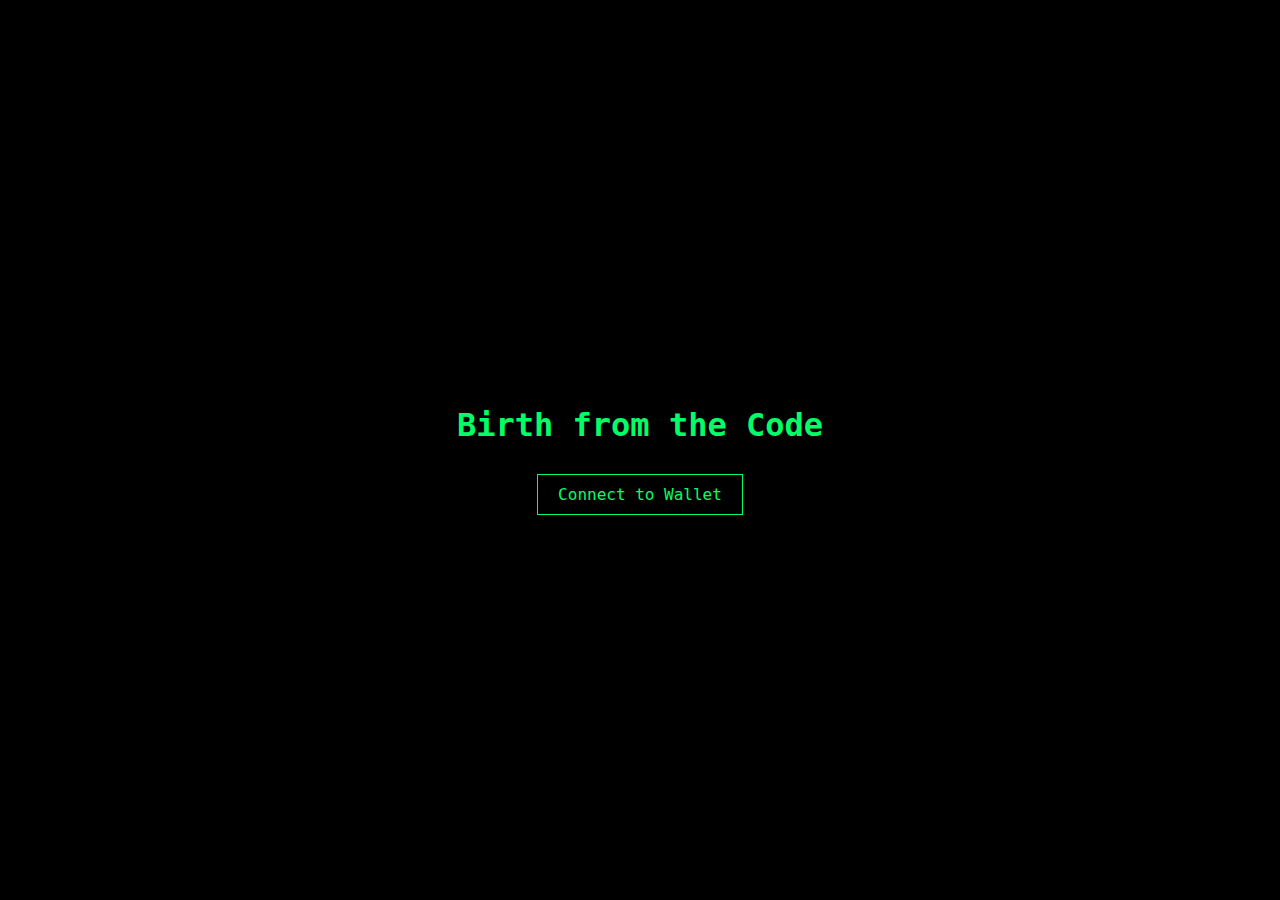
<file: index.html>
<!DOCTYPE html>
<html lang="en">
<head>
  <meta charset="UTF-8">
  <meta name="viewport" content="width=device-width, initial-scale=1.0">
  <title>Birth from the Code – Wallet Gate</title>
  <style>
    @font-face {
      font-family: 'Digital';
      src: url('https://fonts.cdnfonts.com/s/17338/Perfect DOS VGA 437 Win.woff') format('woff');
    }
    body {
      margin: 0;
      padding: 0;
      font-family: 'Digital', monospace;
      color: #00ff66;
      background-color: black;
      background-size: cover;
      background-position: center;
      background-repeat: no-repeat;
      overflow-x: hidden;
    }
    .center {
      display: flex;
      justify-content: center;
      align-items: center;
      height: 100vh;
      flex-direction: column;
      text-align: center;
    }
    h1 {
      font-size: 2rem;
      margin-bottom: 20px;
    }
    button {
      font-family: 'Digital', monospace;
      background-color: transparent;
      border: 1px solid #00ff66;
      color: #00ff66;
      padding: 10px 20px;
      font-size: 1rem;
      cursor: pointer;
      transition: background-color 0.3s ease, color 0.3s ease;
      margin-top: 10px;
    }
    button:hover {
      background-color: #00ff66;
      color: black;
    }
    iframe {
      width: 100%;
      height: 100vh;
      border: none;
      display: none;
    }
  </style>
</head>
<body>
  <div class="center" id="main-content">
    <h1>Birth from the Code</h1>
    <button onclick="connectWallet()">Connect to Wallet</button>
    <button id="goToPuzzle" onclick="showPuzzleRoom()" style="display:none;">Enter Puzzle Phase</button>
  </div>
  <iframe id="puzzleRoom" src="puzzle_room_f1_f2.html" loading="lazy"></iframe>

  <script>
    function connectWallet() {
      alert("🔓 Wallet connected (mockup for demo)");
      document.getElementById("goToPuzzle").style.display = "inline-block";
    }

    function showPuzzleRoom() {
      document.getElementById("main-content").style.display = "none";
      document.getElementById("puzzleRoom").style.display = "block";
    }
  </script>
</body>
</html>
</file>
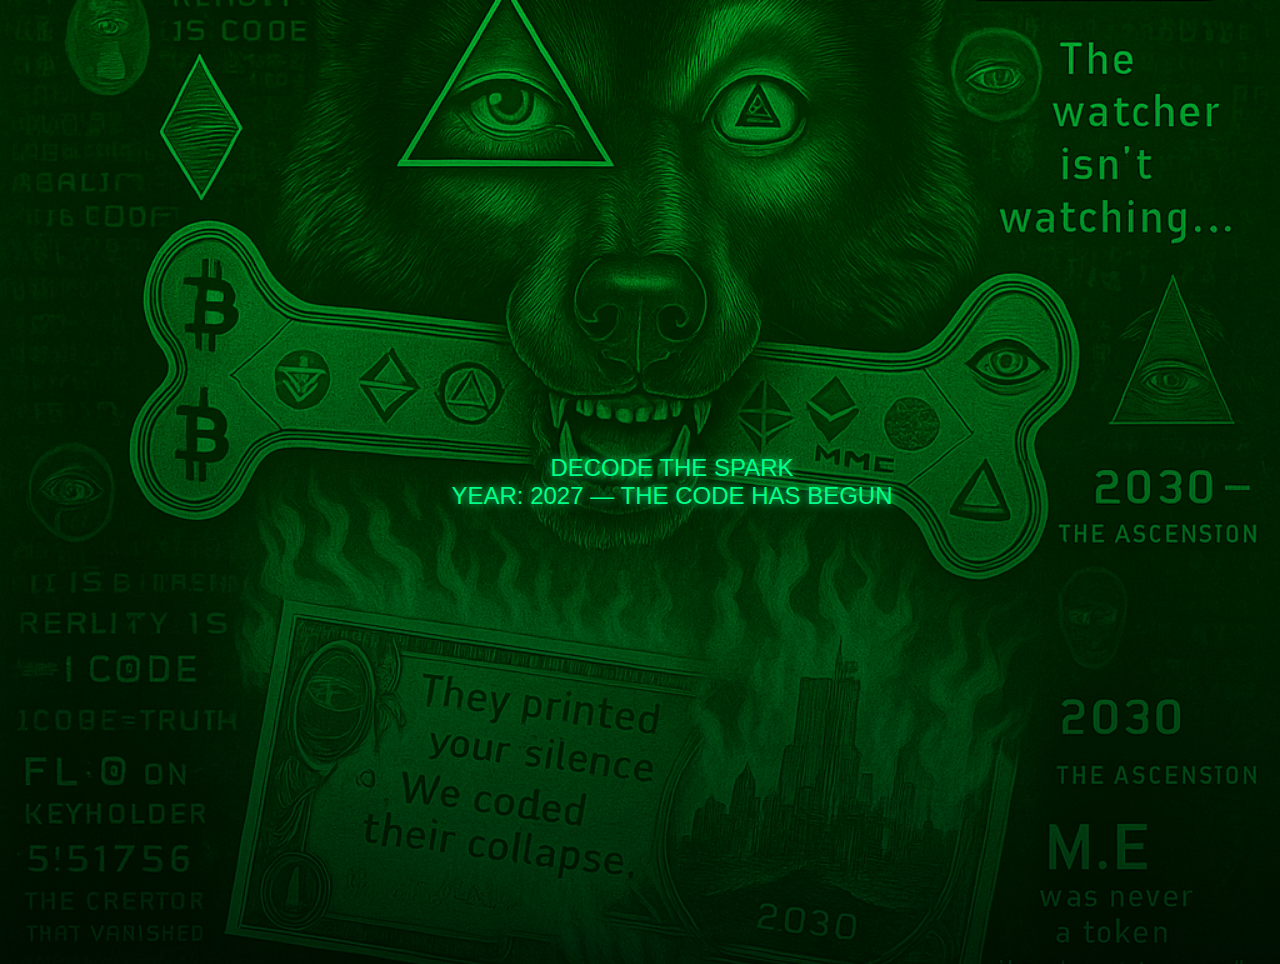
<file: decode.html>
<!DOCTYPE html>
<html lang="en">
<head>
  <meta charset="UTF-8" />
  <meta name="viewport" content="width=device-width, initial-scale=1.0" />
  <title>Decode the Spark</title>
  <style>
    body {
      margin: 0;
      background-color: black;
      background-image: url('poster.jpg');
      background-size: cover;
      background-position: center;
      background-repeat: no-repeat;
      height: 100vh;
      overflow: hidden;
    }

    .overlay {
      position: absolute;
      top: 0;
      left: 0;
      width: 100%;
      height: 100%;
      background: linear-gradient(to bottom, rgba(0,0,0,0.2), rgba(0,0,0,0.8));
      display: flex;
      align-items: center;
      justify-content: center;
      color: #00ff88;
      font-family: 'Orbitron', sans-serif;
      font-size: 1.5rem;
      text-shadow: 0 0 10px #00ff88;
      text-align: center;
      padding: 2rem;
      animation: flicker 3s infinite;
    }

    @keyframes flicker {
      0%, 100% { opacity: 1; }
      50% { opacity: 0.85; }
    }
  </style>
</head>
<body>
  <div class="overlay">
    DECODE THE SPARK<br>
    YEAR: 2027 — THE CODE HAS BEGUN
  </div>
</body>
</html>
</file>
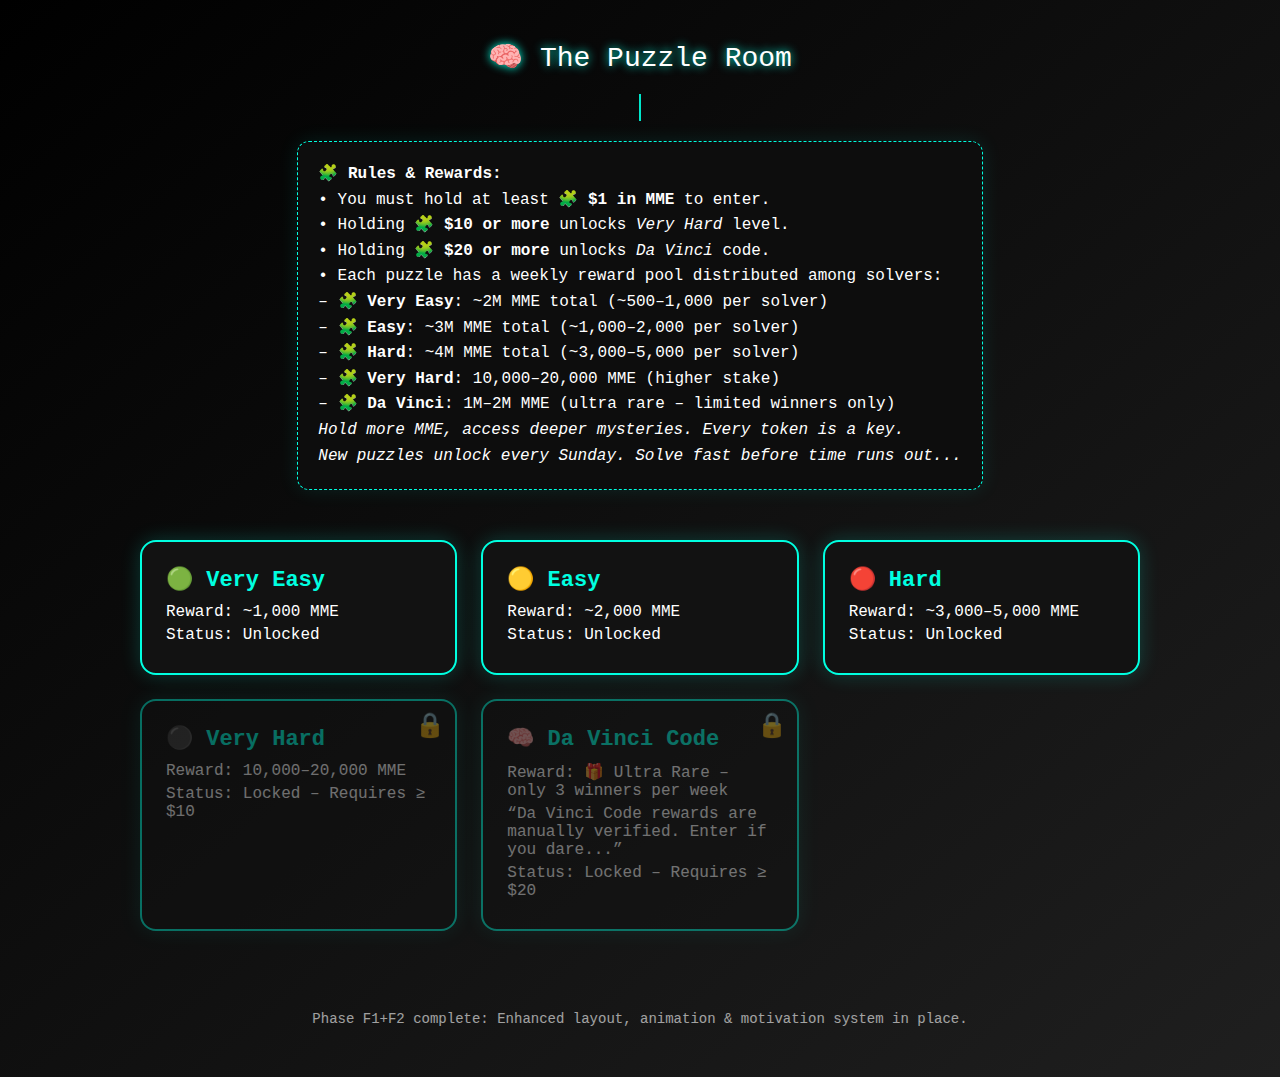
<file: puzzle_room_f1_f2.html>
<!-- F1+F2 Updated with Enhancements -->
<!DOCTYPE html>
<html lang="en">
<head>
  <meta charset="UTF-8" />
  <meta name="viewport" content="width=device-width, initial-scale=1.0" />
  <title>Meme Eater – The Puzzle Room</title>
  <style>
    @keyframes typewriter {
      from { width: 0 }
      to { width: 100% }
    }
    @keyframes blinkCaret {
      0%, 100% { border-color: transparent }
      50% { border-color: #00ffe0; }
    }
    body {
      margin: 0;
      padding: 0;
      font-family: 'Courier New', monospace;
      background: linear-gradient(to bottom right, #000000, #1f1f1f);
      color: #ffffff;
      display: flex;
      flex-direction: column;
      align-items: center;
      justify-content: flex-start;
      min-height: 100vh;
      overflow-x: hidden;
    }
    header {
      margin-top: 40px;
      font-size: 28px;
      text-align: center;
      text-shadow: 0 0 10px #00ffe0;
    }
    .intro {
      margin: 20px auto 10px;
      max-width: 700px;
      text-align: center;
      font-size: 18px;
      line-height: 1.5;
      opacity: 0.9;
      white-space: nowrap;
      overflow: hidden;
      border-right: 2px solid #00ffe0;
      width: 0;
      animation: typewriter 4s steps(60, end) 1s forwards, blinkCaret 0.75s step-end infinite;
    }
    .guidelines {
      background: #0d0d0d;
      border: 1px dashed #00ffe0;
      padding: 20px;
      margin: 10px auto 20px;
      max-width: 800px;
      font-size: 16px;
      line-height: 1.6;
      border-radius: 12px;
      box-shadow: 0 0 20px rgba(0, 255, 224, 0.1);
    }
    .guidelines strong::before {
      content: '🧩 ';
    }
    .card-grid {
      display: grid;
      grid-template-columns: repeat(auto-fit, minmax(250px, 1fr));
      gap: 24px;
      padding: 30px;
      width: 100%;
      max-width: 1000px;
    }
    .card {
      background: #121212;
      border: 2px solid #00ffe0;
      border-radius: 16px;
      padding: 24px;
      box-shadow: 0 0 20px rgba(0,255,224,0.2);
      transition: transform 0.3s, box-shadow 0.3s;
      cursor: pointer;
      position: relative;
    }
    .card:hover {
      transform: translateY(-5px);
      box-shadow: 0 0 40px rgba(0,255,224,0.4);
    }
    .card h2 {
      margin: 0 0 10px;
      font-size: 22px;
      color: #00ffe0;
    }
    .card p {
      margin: 5px 0;
      font-size: 16px;
    }
    .locked {
      opacity: 0.4;
      pointer-events: none;
    }
    .card.locked::after {
      content: '🔒';
      position: absolute;
      top: 10px;
      right: 10px;
      font-size: 24px;
      color: #ff3366;
    }
    footer {
      margin: 50px auto;
      font-size: 14px;
      opacity: 0.6;
    }
  </style>
</head>
<body>
  <header>🧠 The Puzzle Room</header>
  <div class="intro">
    You’ve entered the Chamber of Codes. Each path hides a different challenge. Only your memory—and your Meme Eater tokens—can open the gates.
  </div>

  <div class="guidelines">
    <strong>Rules & Rewards:</strong><br>
    • You must hold at least <strong>$1 in MME</strong> to enter.<br>
    • Holding <strong>$10 or more</strong> unlocks <em>Very Hard</em> level.<br>
    • Holding <strong>$20 or more</strong> unlocks <em>Da Vinci</em> code.<br>
    • Each puzzle has a weekly reward pool distributed among solvers:<br>
    – <strong>Very Easy</strong>: ~2M MME total (~500–1,000 per solver)<br>
    – <strong>Easy</strong>: ~3M MME total (~1,000–2,000 per solver)<br>
    – <strong>Hard</strong>: ~4M MME total (~3,000–5,000 per solver)<br>
    – <strong>Very Hard</strong>: 10,000–20,000 MME (higher stake)<br>
    – <strong>Da Vinci</strong>: 1M–2M MME (ultra rare – limited winners only)<br>
    <em>Hold more MME, access deeper mysteries. Every token is a key.</em><br>
    <em>New puzzles unlock every Sunday. Solve fast before time runs out...</em>
  </div>

  <div class="card-grid">
    <!-- F2: Challenge Level Cards -->
    <div class="card" id="very-easy">
      <h2>🟢 Very Easy</h2>
      <p>Reward: ~1,000 MME</p>
      <p>Status: Unlocked</p>
    </div>
    <div class="card" id="easy">
      <h2>🟡 Easy</h2>
      <p>Reward: ~2,000 MME</p>
      <p>Status: Unlocked</p>
    </div>
    <div class="card" id="hard">
      <h2>🔴 Hard</h2>
      <p>Reward: ~3,000–5,000 MME</p>
      <p>Status: Unlocked</p>
    </div>
    <div class="card locked" id="very-hard">
      <h2>⚫ Very Hard</h2>
      <p>Reward: 10,000–20,000 MME</p>
      <p>Status: Locked – Requires ≥ $10</p>
    </div>
    <div class="card locked" id="da-vinci">
      <h2>🧠 Da Vinci Code</h2>
      <p>Reward: 🎁 Ultra Rare – only 3 winners per week</p>
      <p>“Da Vinci Code rewards are manually verified. Enter if you dare...”</p>
      <p>Status: Locked – Requires ≥ $20</p>
    </div>
  </div>

  <footer>
    Phase F1+F2 complete: Enhanced layout, animation & motivation system in place.
  </footer>
</body>
</html>
</file>
